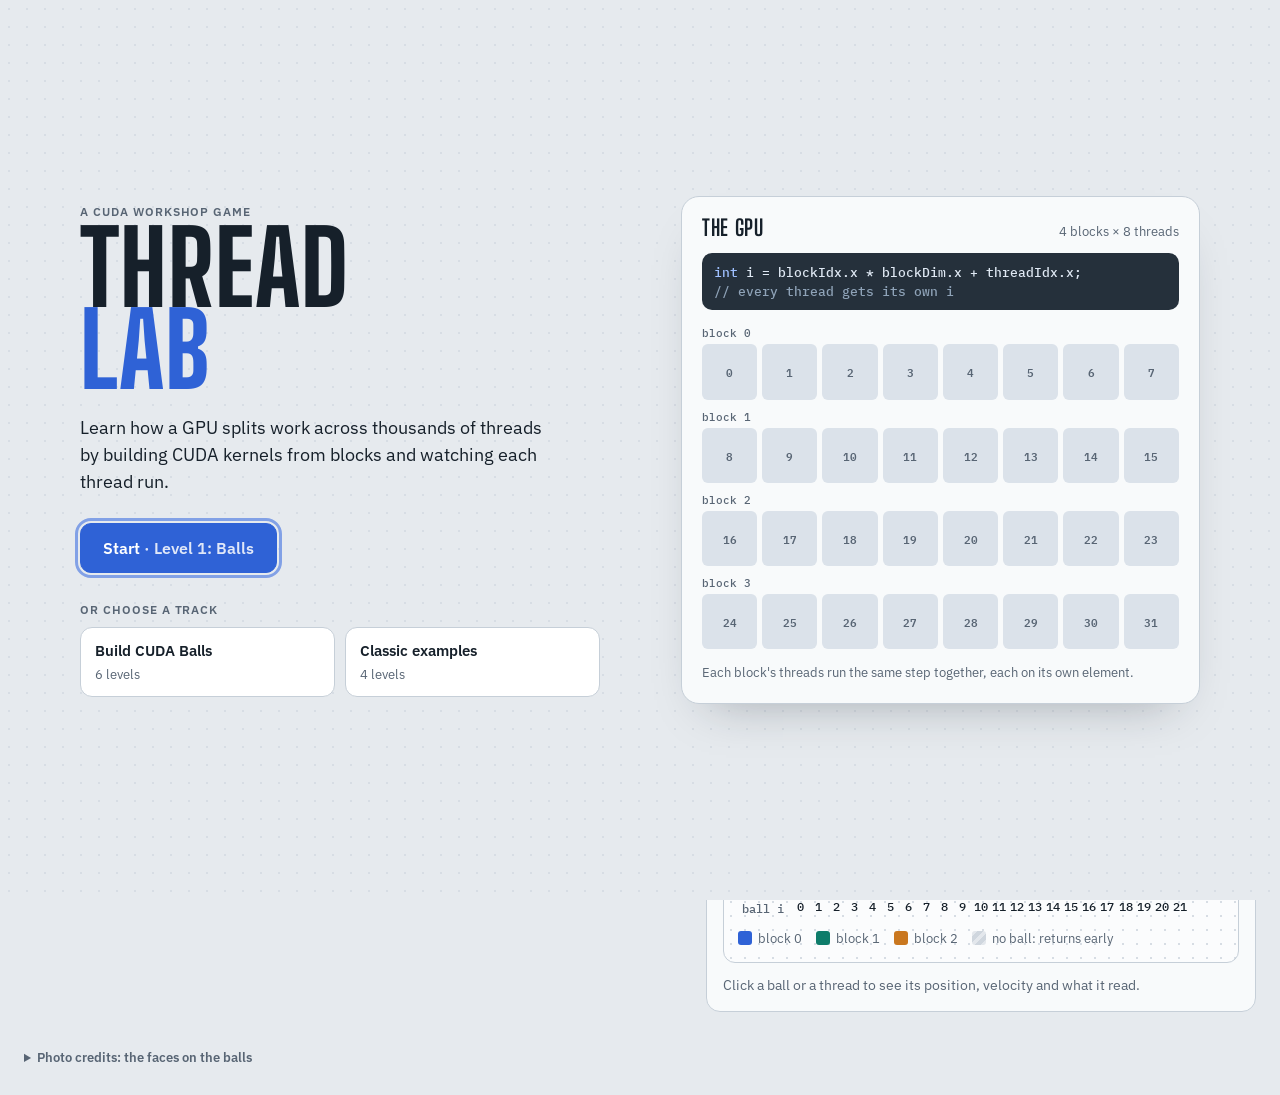
<file: thread-lab/index.html>
<!DOCTYPE html>
<html lang="en">
<head>
<meta charset="utf-8">
<meta name="viewport" content="width=device-width, initial-scale=1">
<title>Thread Lab</title>
<link rel="preconnect" href="https://fonts.googleapis.com">
<link rel="preconnect" href="https://fonts.gstatic.com" crossorigin>
<link href="https://fonts.googleapis.com/css2?family=Big+Shoulders+Display:wght@700;800&family=IBM+Plex+Mono:wght@400;500;600&family=IBM+Plex+Sans:wght@400;500;600&display=swap" rel="stylesheet">
<script src="src/theme-init.js"></script>
<link rel="stylesheet" href="src/style.css">
</head>
<body>
<div class="splash" id="splash" role="dialog" aria-modal="true" aria-labelledby="splash-title" hidden></div>
<header class="topbar">
  <div class="brand">
    <button type="button" class="wordmark" id="btn-home" title="Open the start screen">Thread <span>Lab</span></button>
  </div>
  <nav class="levels" id="levels" aria-label="Tracks and levels"></nav>
  <div class="header-tools">
  <button class="btn theme-toggle" type="button" id="btn-theme" aria-pressed="false" title="Switch between light and dark colors">
    <svg class="moon" viewBox="0 0 20 20" width="16" height="16" aria-hidden="true"><path d="M15.5 12.6A6.5 6.5 0 0 1 7.4 4.5a6.5 6.5 0 1 0 8.1 8.1z" fill="currentColor"/></svg>
    <svg class="sun" viewBox="0 0 20 20" width="16" height="16" aria-hidden="true"><circle cx="10" cy="10" r="3.6" fill="currentColor"/><path d="M10 1.8v2.2M10 16v2.2M1.8 10H4M16 10h2.2M4.2 4.2l1.6 1.6M14.2 14.2l1.6 1.6M4.2 15.8l1.6-1.6M14.2 5.8l1.6-1.6" stroke="currentColor" stroke-width="1.7" stroke-linecap="round"/></svg>
    <span class="label">Dark mode</span>
  </button>
  <button class="btn sound-toggle" type="button" id="btn-sound" aria-pressed="true" title="Play a sound when a level is solved">
    <svg viewBox="0 0 20 20" width="16" height="16" aria-hidden="true"><path d="M3 7.5h3l4.5-3.5v12L6 12.5H3z" fill="currentColor"/><path class="spk-on" d="M13.2 7.3a3.8 3.8 0 0 1 0 5.4M15.6 4.9a7.2 7.2 0 0 1 0 10.2" fill="none" stroke="currentColor" stroke-width="1.7" stroke-linecap="round"/><path class="spk-off" d="M13.5 7.5l4.5 5M18 7.5l-4.5 5" fill="none" stroke="currentColor" stroke-width="1.7" stroke-linecap="round"/></svg>
    <span class="label">Sound on</span>
  </button>
  </div>
</header>
<main class="lab">
  <section class="panel mission" id="mission"></section>
  <section class="panel palette" id="palette" aria-label="Blocks"></section>
  <section class="panel kernel" id="kernel" aria-label="Your kernel"></section>
  <section class="panel stage" id="stage" aria-label="The GPU">
    <div class="stage-head">
      <h2>The GPU</h2>
      <div class="controls">
        <div class="controls-main">
          <button class="btn primary" type="button" id="btn-run">Run on GPU</button>
          <button class="btn" type="button" id="btn-step">Step</button>
          <button class="btn" type="button" id="btn-cpu" hidden>Compare with CPU</button>
        </div>
        <div class="controls-side">
          <button class="btn quiet" type="button" id="btn-reset" hidden>Reset simulation</button>
          <label class="speed-control" for="speed">Speed
            <select id="speed"><option value="slow">Slow</option><option value="normal" selected>Normal</option><option value="fast">Fast</option></select>
          </label>
        </div>
      </div>
    </div>
    <div class="launch" id="launch"></div>
    <div class="ticker" id="ticker" aria-live="polite"></div>
    <div class="viz" id="viz"></div>
    <div class="verdict" id="verdict" role="status"></div>
    <div class="inspector" id="inspector"></div>
  </section>
</main>
<footer class="credits" id="credits"></footer>
<script src="src/level-text.js"></script>
<script src="src/engine.js"></script>
<script src="src/physics.js"></script>
<script src="src/data/professor.js"></script>
<script src="src/data/faces.js"></script>
<script src="src/data/celebrate.js"></script>
<script src="src/ui.js"></script>
</body>
</html>
</file>
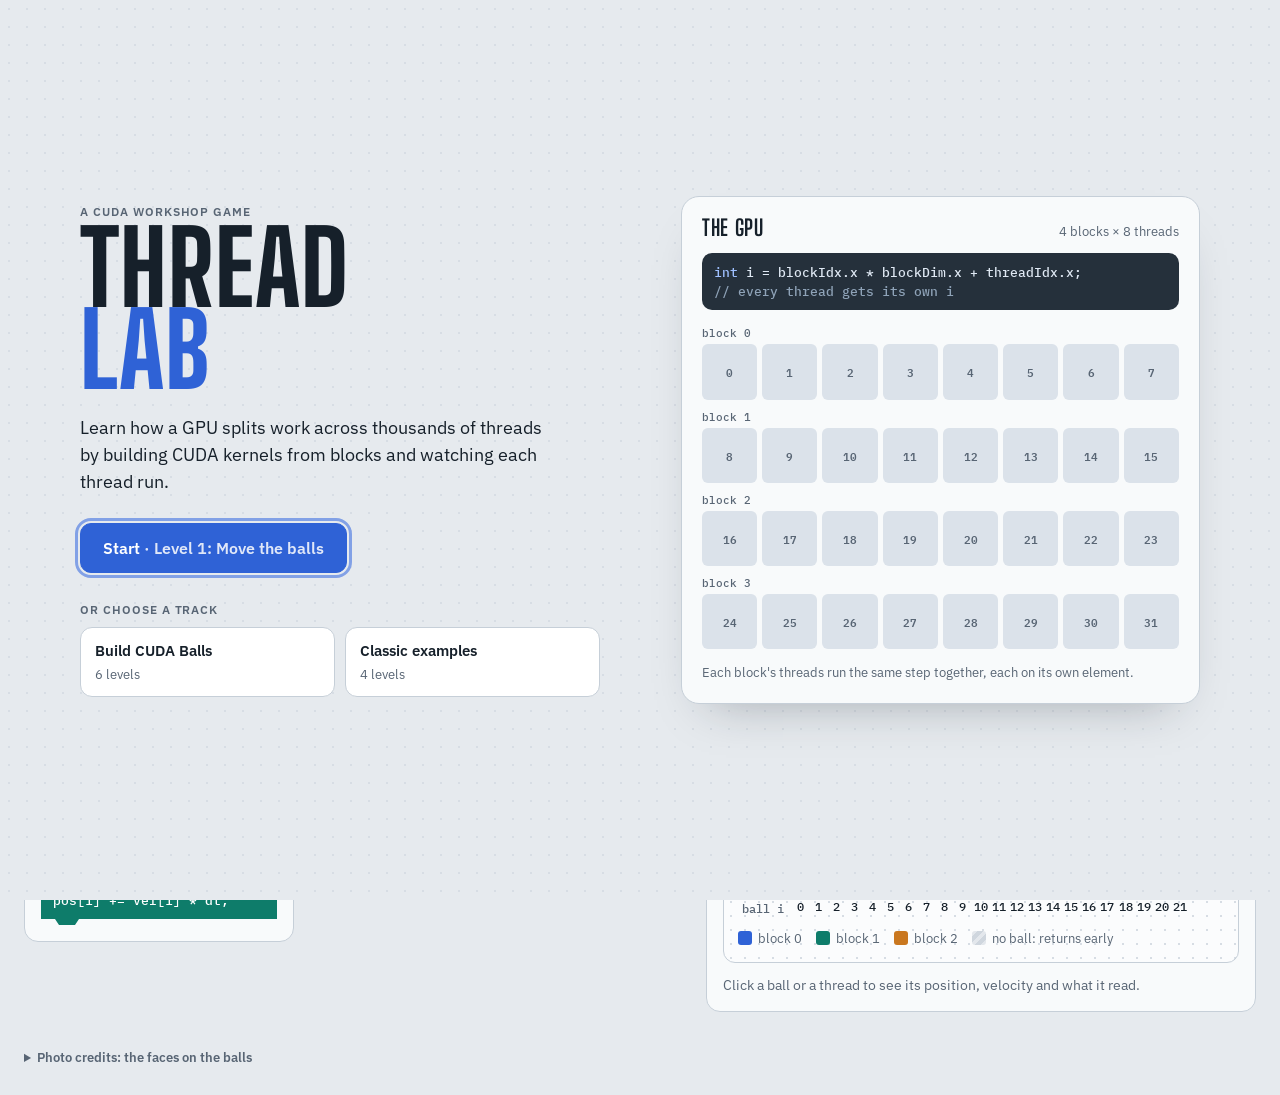
<file: thread-lab/thread-lab/index.html>
<!DOCTYPE html>
<html lang="en">
<head>
<meta charset="utf-8">
<meta name="viewport" content="width=device-width, initial-scale=1">
<title>Thread Lab</title>
<link rel="preconnect" href="https://fonts.googleapis.com">
<link rel="preconnect" href="https://fonts.gstatic.com" crossorigin>
<link href="https://fonts.googleapis.com/css2?family=Big+Shoulders+Display:wght@700;800&family=IBM+Plex+Mono:wght@400;500;600&family=IBM+Plex+Sans:wght@400;500;600&display=swap" rel="stylesheet">
<script src="src/theme-init.js"></script>
<link rel="stylesheet" href="src/style.css">
</head>
<body>
<div class="splash" id="splash" role="dialog" aria-modal="true" aria-labelledby="splash-title" hidden></div>
<header class="topbar">
  <div class="brand">
    <button type="button" class="wordmark" id="btn-home" title="Open the start screen">Thread <span>Lab</span></button>
  </div>
  <nav class="levels" id="levels" aria-label="Tracks and levels"></nav>
  <div class="header-tools">
  <button class="btn theme-toggle" type="button" id="btn-theme" aria-pressed="false" title="Switch between light and dark colors">
    <svg class="moon" viewBox="0 0 20 20" width="16" height="16" aria-hidden="true"><path d="M15.5 12.6A6.5 6.5 0 0 1 7.4 4.5a6.5 6.5 0 1 0 8.1 8.1z" fill="currentColor"/></svg>
    <svg class="sun" viewBox="0 0 20 20" width="16" height="16" aria-hidden="true"><circle cx="10" cy="10" r="3.6" fill="currentColor"/><path d="M10 1.8v2.2M10 16v2.2M1.8 10H4M16 10h2.2M4.2 4.2l1.6 1.6M14.2 14.2l1.6 1.6M4.2 15.8l1.6-1.6M14.2 5.8l1.6-1.6" stroke="currentColor" stroke-width="1.7" stroke-linecap="round"/></svg>
    <span class="label">Dark mode</span>
  </button>
  <button class="btn sound-toggle" type="button" id="btn-sound" aria-pressed="true" title="Play a sound when a level is solved">
    <svg viewBox="0 0 20 20" width="16" height="16" aria-hidden="true"><path d="M3 7.5h3l4.5-3.5v12L6 12.5H3z" fill="currentColor"/><path class="spk-on" d="M13.2 7.3a3.8 3.8 0 0 1 0 5.4M15.6 4.9a7.2 7.2 0 0 1 0 10.2" fill="none" stroke="currentColor" stroke-width="1.7" stroke-linecap="round"/><path class="spk-off" d="M13.5 7.5l4.5 5M18 7.5l-4.5 5" fill="none" stroke="currentColor" stroke-width="1.7" stroke-linecap="round"/></svg>
    <span class="label">Sound on</span>
  </button>
  </div>
</header>
<main class="lab">
  <section class="panel mission" id="mission"></section>
  <section class="panel palette" id="palette" aria-label="Blocks"></section>
  <section class="panel kernel" id="kernel" aria-label="Your kernel"></section>
  <section class="panel stage" id="stage" aria-label="The GPU">
    <div class="stage-head">
      <h2>The GPU</h2>
      <div class="controls">
        <div class="controls-main">
          <button class="btn primary" type="button" id="btn-run">Run on GPU</button>
          <button class="btn" type="button" id="btn-step">Step</button>
          <button class="btn" type="button" id="btn-cpu" hidden>Compare with CPU</button>
        </div>
        <div class="controls-side">
          <button class="btn quiet" type="button" id="btn-reset" hidden>Reset simulation</button>
          <label class="speed-control" for="speed">Speed
            <select id="speed"><option value="slow">Slow</option><option value="normal" selected>Normal</option><option value="fast">Fast</option></select>
          </label>
        </div>
      </div>
    </div>
    <div class="launch" id="launch"></div>
    <div class="ticker" id="ticker" aria-live="polite"></div>
    <div class="viz" id="viz"></div>
    <div class="verdict" id="verdict" role="status"></div>
    <div class="inspector" id="inspector"></div>
  </section>
</main>
<footer class="credits" id="credits"></footer>
<script src="src/engine.js"></script>
<script src="src/physics.js"></script>
<script src="src/data/professor.js"></script>
<script src="src/data/faces.js"></script>
<script src="src/data/celebrate.js"></script>
<script src="src/ui.js"></script>
</body>
</html>
</file>
<file: thread-lab/src/style.css>
:root {
  /* Layout: a three-column lab bench. Palette of blocks, the kernel stack you build, the GPU stage that runs it. */
  --bench: #e6eaee;
  --panel: #f8fafb;
  --ink: #16202a;
  --muted: #586574;
  --line: #c6cfd8;
  --accent: #2f62d6;
  --c-index: #2f62d6;
  --c-control: #f2a93b;
  --c-memory: #0e7c6a;
  --c-sync: #b3307d;
  --c-physics: #6a46c4;
  --c-host: #a1452b;
  --c-hat: #25303b;
  --good: #1c8048;
  --bad: #c73434;
  --font-display: "Big Shoulders Display", "Arial Narrow", "Roboto Condensed", sans-serif;
  --font-body: "IBM Plex Sans", "Segoe UI", system-ui, sans-serif;
  --font-code: "IBM Plex Mono", ui-monospace, "SFMono-Regular", Menlo, monospace;
  /* Surfaces and visualization tones that flip with the theme. */
  --surface: #ffffff;
  --chip: #dbe2ea;
  --stripe-a: #e3e7ec;
  --stripe-b: #cfd6de;
  --viz-bg: #fbfcfd;
  --dots: #d7dde4;
  --faint: #9aa5b1;
  --cpu-tint: #f3ecdd;
  --cpu-line: #c8b48a;
  --cpu-ink: #6d4c12;
  --cpu-ring: #9a6b1d;
  --canvas-bg: #e4e9ee;
  --canvas-box: #ffffff;
  --canvas-grid: #e9edf1;
  --canvas-wall: #25303b;
  --canvas-tool: #4b5563;
  --pie-room: #fbf8f2;
  --pie-floor: #e9dfcf;
  color-scheme: light;
}
:root[data-theme="dark"] {
  --bench: #0f141a;
  --panel: #161d25;
  --surface: #1e2731;
  --ink: #e4eaf0;
  --muted: #98a6b5;
  --line: #313d4a;
  --accent: #4a7bea;
  --c-hat: #0a0f14;
  --good: #3bb26c;
  --bad: #ee6060;
  --chip: #2a3441;
  --stripe-a: #252f3a;
  --stripe-b: #34404d;
  --viz-bg: #121920;
  --dots: #27313c;
  --faint: #5f6d7c;
  --cpu-tint: #2d2618;
  --cpu-line: #6e5c36;
  --cpu-ink: #e6cd96;
  --cpu-ring: #d9a441;
  --canvas-bg: #0d1217;
  --canvas-box: #182029;
  --canvas-grid: #222c37;
  --canvas-wall: #a9b5c2;
  --canvas-tool: #9aa6b4;
  --pie-room: #1c1a17;
  --pie-floor: #2d2820;
  color-scheme: dark;
}

* { box-sizing: border-box; }
html, body { margin: 0; height: 100%; }
body {
  background: var(--bench);
  color: var(--ink);
  font: 15px/1.5 var(--font-body);
  -webkit-font-smoothing: antialiased;
}
button, select { font: inherit; color: inherit; }
code, .mono { font-family: var(--font-code); }
:focus-visible { outline: 3px solid color-mix(in srgb, var(--accent) 60%, var(--surface)); outline-offset: 2px; }

/* ---------------------------------------------------------------- header */
.topbar {
  position: relative;
  display: flex; flex-wrap: nowrap; align-items: flex-start; justify-content: flex-start;
  gap: 12px 32px; padding: 18px 24px 14px;
  border-bottom: 1px solid var(--line);
  background: var(--panel);
}
.brand { display: flex; align-items: baseline; gap: 16px; flex-wrap: wrap; flex: none; }
.wordmark {
  font-family: var(--font-display); font-weight: 800; font-size: 44px; line-height: .9;
  letter-spacing: .02em; text-transform: uppercase; margin: 0;
}
.wordmark span { color: var(--accent); }
button.wordmark { background: none; border: 0; padding: 0; color: inherit; cursor: pointer; border-radius: 4px; }
button.wordmark:hover span { color: color-mix(in srgb, var(--accent) 80%, black); }
/* Wide screens: stack the logo so it spans the track switcher and the level row beside it. */
@media (min-width: 1421px) {
  .wordmark { font-size: 58px; line-height: .8; text-align: left; letter-spacing: .015em; }
  .wordmark span { display: block; }
}
.levels { display: grid; gap: 8px; justify-items: start; flex: 1 1 0; min-width: 0; }
.tracks { display: flex; flex-wrap: wrap; gap: 0; border: 1px solid var(--line); border-radius: 10px; overflow: hidden; background: var(--surface); }
.track {
  border: 0; background: none; padding: 5px 14px; cursor: pointer; font-weight: 600; font-size: 13px;
  display: flex; gap: 8px; align-items: baseline;
}
.track + .track { border-left: 1px solid var(--line); }
.track span { font-weight: 400; font-size: 12px; color: var(--muted); }
.track[aria-pressed="true"] { background: var(--ink); color: var(--panel); }
.track[aria-pressed="true"] span { color: color-mix(in srgb, var(--panel) 75%, var(--ink)); }
/* Keep every track's level tabs on one row beside the logo; tabs shrink (and their text wraps) before the row breaks. */
.tabs { display: flex; gap: 8px; flex-wrap: nowrap; max-width: 100%; }
.tabs .level-tab { flex: 0 1 auto; }
.tabs .level-tab .name { white-space: nowrap; }
@media (max-width: 1420px) {
  .topbar { flex-wrap: wrap; }
  .levels { flex-basis: 100%; }
  .tabs { flex-wrap: wrap; }
}
.level-tab {
  display: grid; grid-template-columns: auto auto; align-items: center; column-gap: 8px;
  padding: 6px 12px 6px 8px; border: 1px solid var(--line); border-radius: 10px;
  background: var(--surface); cursor: pointer; text-align: left;
}
.level-tab .num {
  grid-row: span 2; font-family: var(--font-display); font-weight: 800; font-size: 28px; line-height: 1;
  color: var(--muted); min-width: 1.4ch; text-align: center;
}
.level-tab .name { font-weight: 600; font-size: 13px; line-height: 1.2; }
.level-tab .state { font-size: 12px; color: var(--muted); line-height: 1.2; }
.level-tab[aria-selected="true"] { border-color: var(--ink); box-shadow: inset 0 -3px 0 var(--accent); }
.level-tab[aria-selected="true"] .num { color: var(--accent); }
.level-tab.done .state { color: var(--good); font-weight: 600; }
.level-tab.locked { background: var(--bench); border-color: color-mix(in srgb, var(--line) 70%, transparent); cursor: not-allowed; }
.level-tab.locked .num, .level-tab.locked .name, .level-tab.locked .state { color: var(--faint); }

/* ---------------------------------------------------------------- layout */
.lab {
  display: grid; gap: 16px; padding: 16px 24px 32px;
  grid-template-columns: minmax(230px, 270px) minmax(300px, 380px) minmax(0, 1fr);
  grid-template-areas: "mission mission stage" "palette kernel stage";
  grid-template-rows: auto 1fr; /* a tall stage stretches the second row, not the first */
  align-items: start;
}
.panel { background: var(--panel); border: 1px solid var(--line); border-radius: 14px; padding: 16px; min-width: 0; }
.panel h2 {
  font-family: var(--font-display); font-weight: 700; font-size: 22px; letter-spacing: .03em;
  text-transform: uppercase; margin: 0 0 10px; line-height: 1;
}
.mission { grid-area: mission; }
.palette { grid-area: palette; }
.kernel { grid-area: kernel; }
.stage { grid-area: stage; position: sticky; top: 12px; }
@media (max-width: 1180px) {
  .lab { grid-template-columns: minmax(220px, 280px) minmax(0, 1fr); grid-template-areas: "mission mission" "palette kernel" "stage stage"; grid-template-rows: none; }
  .stage { position: static; }
}
@media (max-width: 700px) {
  .lab { grid-template-columns: minmax(0, 1fr); grid-template-areas: "mission" "palette" "kernel" "stage"; padding: 12px 16px 24px; }
  .topbar { padding: 14px 16px; }
  .wordmark { font-size: 36px; }
}

/* ---------------------------------------------------------------- mission */
.eyebrow { font-size: 12px; font-weight: 600; letter-spacing: .08em; text-transform: uppercase; color: var(--muted); margin: 0 0 4px; }
.mission h1 {
  font-family: var(--font-display); font-weight: 800; font-size: 34px; line-height: 1; margin: 0 0 8px;
  text-wrap: balance;
}
.mission p { margin: 0 0 8px; max-width: 72ch; }
.mission .note { color: var(--muted); font-size: 14px; }
.mission details { margin-top: 6px; font-size: 14px; }
.mission summary { cursor: pointer; font-weight: 600; color: var(--accent); }
.mission details p, .mission details ul { margin: 6px 0 0; max-width: 72ch; }
.mission details ul { padding-left: 20px; }

/* Metaphor hint button & box inside the Hint details */
.metaphor-section {
  margin-top: 10px;
  padding-top: 8px;
  border-top: 1px dashed var(--line);
}
.btn-metaphor {
  appearance: none;
  -webkit-appearance: none;
  font-family: var(--font-body);
  font-size: 13px;
  font-weight: 600;
  padding: 4px 12px;
  border-radius: 999px;
  background: var(--surface);
  border: 1px solid var(--line);
  color: var(--accent);
  cursor: pointer;
  display: inline-flex;
  align-items: center;
  gap: 6px;
  transition: background .15s ease, border-color .15s ease, color .15s ease;
}
.btn-metaphor:hover {
  background: var(--chip, #dbe2ea);
  border-color: var(--accent);
}
.metaphor-box {
  margin-top: 8px;
  padding: 10px 14px;
  border-radius: 8px;
  background: color-mix(in srgb, var(--accent) 8%, var(--panel));
  border-left: 3px solid var(--accent);
  font-size: 13.5px;
  line-height: 1.5;
  color: var(--ink);
  animation: metaphorFadeIn .2s ease-in-out;
}
.metaphor-label {
  display: block;
  font-size: 11px;
  font-weight: 700;
  text-transform: uppercase;
  letter-spacing: .06em;
  color: var(--accent);
  margin-bottom: 4px;
}
.metaphor-box p {
  margin: 0;
}
@keyframes metaphorFadeIn {
  from { opacity: 0; transform: translateY(-2px); }
  to { opacity: 1; transform: translateY(0); }
}

/* ---------------------------------------------------------------- blocks */
.block {
  --c: var(--c-index); --fg: white;
  position: relative; display: flex; flex-wrap: wrap; align-items: center; gap: 4px 2px;
  min-height: 44px; padding: 11px 12px 15px; background: var(--c); color: var(--fg);
  font: 500 13px/1.35 var(--font-code);
  clip-path: polygon(0 6px, 14px 6px, 18px 0, 34px 0, 38px 6px, 100% 6px, 100% calc(100% - 6px), 38px calc(100% - 6px), 34px 100%, 18px 100%, 14px calc(100% - 6px), 0 calc(100% - 6px));
  user-select: none; -webkit-user-select: none; touch-action: none; cursor: grab;
}
.block.cat-control { --c: var(--c-control); --fg: #16202a; }
.block.cat-memory { --c: var(--c-memory); }
.block.cat-sync { --c: var(--c-sync); }
.block.cat-physics { --c: var(--c-physics); }
.block.cat-host { --c: var(--c-host); }
.block .txt { white-space: pre-wrap; }
.slot {
  appearance: none; -webkit-appearance: none; border: 0; border-radius: 999px;
  background: rgba(255, 255, 255, .93) url("data:image/svg+xml,%3Csvg xmlns='http://www.w3.org/2000/svg' width='10' height='6'%3E%3Cpath d='M0 0l5 6 5-6z' fill='%2316202a'/%3E%3C/svg%3E") no-repeat right 7px center;
  color: #16202a; padding: 1px 22px 1px 9px; font: 500 12.5px/1.6 var(--font-code); cursor: pointer;
}
span.slot { display: inline-block; cursor: grab; }
.slot.mirror { background: rgba(255, 255, 255, .93); padding: 1px 9px; border-radius: 999px; color: #16202a; }
.palette-group { margin: 12px 0 4px; font-size: 12px; font-weight: 600; letter-spacing: .06em; text-transform: uppercase; color: var(--muted); display: flex; align-items: center; gap: 6px; }
.palette-group::before { content: ""; width: 10px; height: 10px; border-radius: 3px; background: var(--dot); }
.palette-list { display: grid; gap: 8px; }
.palette-list .block:hover { filter: brightness(1.06); }
.palette .help { font-size: 13px; color: var(--muted); margin: 0; }
.palette.trash-target { outline: 3px dashed var(--bad); outline-offset: -6px; }
.palette.trash-target::after { content: "Drop here to remove"; display: block; text-align: center; color: var(--bad); font-weight: 600; margin-top: 10px; }

.kernel-stack { position: relative; }
.hat {
  position: relative; background: var(--c-hat); color: white; border-radius: 14px 14px 0 0;
  padding: 12px 12px 14px; font: 500 12.5px/1.45 var(--font-code); white-space: pre-wrap; overflow-wrap: anywhere;
}
.hat::after { content: ""; position: absolute; left: 18px; bottom: -6px; width: 16px; height: 6px; background: var(--c-hat); }
.hat .kw { color: #9fc0ff; }
.hat .cm { color: #8fa3b8; }
#kernel-list { list-style: none; margin: 0; padding: 0; min-height: 52px; }
#kernel-list > li { margin-top: -6px; position: relative; }
#kernel-list > li:first-child { margin-top: 0; }
#kernel-list .block { padding-right: 84px; }
.block-tools { position: absolute; right: 6px; top: 50%; transform: translateY(-58%); display: flex; gap: 2px; }
.block-tools button {
  width: 24px; height: 24px; border: 0; border-radius: 6px; cursor: pointer; padding: 0;
  background: rgba(255, 255, 255, .2); color: inherit; font-size: 13px; line-height: 24px;
}
.cat-control .block-tools button { background: rgba(0, 0, 0, .1); }
.block-tools button:hover { background: rgba(255, 255, 255, .38); }
.step-no { position: absolute; left: -26px; top: 50%; transform: translateY(-60%); font: 600 11px var(--font-code); color: var(--muted); width: 20px; text-align: right; }
#kernel-list > li.current .block { box-shadow: inset 0 0 0 3px rgba(255, 255, 255, .85); }
#kernel-list > li.current .step-no { color: var(--accent); }
.empty-drop {
  margin-top: 4px; border: 2px dashed var(--line); border-radius: 10px; padding: 14px; text-align: center;
  color: var(--muted); font-size: 14px;
}
.cap {
  margin-top: -6px; background: var(--c-hat); color: white; padding: 12px 12px 8px; border-radius: 0 0 14px 14px;
  font: 500 13px var(--font-code);
  clip-path: polygon(0 6px, 14px 6px, 18px 0, 34px 0, 38px 6px, 100% 6px, 100% 100%, 0 100%);
}
.kernel .stack-wrap { padding-left: 26px; }
.kernel-actions { display: flex; gap: 8px; margin-top: 12px; flex-wrap: wrap; }
.drop-marker { height: 4px; border-radius: 2px; background: var(--accent); margin: 4px 0; box-shadow: 0 0 0 3px color-mix(in srgb, var(--accent) 25%, transparent); }
.drag-ghost { position: fixed; z-index: 50; pointer-events: none; opacity: .92; transform: rotate(-1.2deg); box-shadow: 0 10px 24px rgba(0, 0, 0, .18); }
li.drag-source .block { opacity: .35; }
body.dragging, body.dragging * { cursor: grabbing !important; }
.locked .block { cursor: default; }
.locked .block-tools, .locked .kernel-actions button { pointer-events: none; opacity: .4; }

/* ---------------------------------------------------------------- buttons */
.btn {
  border: 1px solid var(--line); background: var(--surface); border-radius: 9px; padding: 7px 14px; cursor: pointer; font-weight: 600; font-size: 14px;
}
.btn:hover { border-color: var(--ink); }
.btn.primary { background: var(--accent); border-color: var(--accent); color: white; }
.btn.primary:hover { background: color-mix(in srgb, var(--accent) 85%, black); }
.btn:disabled { opacity: .45; cursor: not-allowed; }

/* ---------------------------------------------------------------- stage */
.stage-head { display: flex; flex-wrap: wrap; gap: 10px 16px; align-items: center; justify-content: space-between; margin-bottom: 10px; }
.stage-head h2 { margin: 0; }
.stage-head .controls { flex: 1 1 auto; }
.controls { display: flex; flex-wrap: wrap; gap: 8px 16px; align-items: center; justify-content: space-between; }
.controls-main, .controls-side { display: flex; flex-wrap: wrap; gap: 8px; align-items: center; }
.controls-side { position: relative; margin-left: auto; }
.btn.quiet { background: transparent; border-color: transparent; color: var(--muted); }
.btn.quiet:hover { background: var(--surface); border-color: var(--line); color: var(--ink); }
.speed-control { display: flex; align-items: center; gap: 6px; font-size: 13px; color: var(--muted); }
.speed-control select { border: 1px solid var(--line); border-radius: 8px; padding: 6px 8px; background: var(--surface); color: var(--ink); font-size: 13.5px; }
/* Sound toggle pinned to the header's top-right corner. */
.header-tools { position: absolute; top: 18px; right: 24px; display: flex; gap: 8px; }
.sound-toggle, .theme-toggle {
  display: inline-flex; align-items: center; gap: 8px; padding: 6px 12px; font-size: 13px;
}
.sound-toggle svg { flex: none; }
.sound-toggle[aria-pressed="true"] .spk-off, .sound-toggle[aria-pressed="false"] .spk-on { display: none; }
.sound-toggle[aria-pressed="false"] { color: var(--muted); }
.theme-toggle svg { flex: none; }
:root[data-theme="dark"] .theme-toggle .moon, :root:not([data-theme="dark"]) .theme-toggle .sun { display: none; }
@media (max-width: 700px) { .header-tools { top: 14px; right: 16px; } }
/* Small phones: icon only; the label stays available to screen readers. */
@media (max-width: 480px) {
  .sound-toggle, .theme-toggle { padding: 7px 9px; }
  .sound-toggle .label, .theme-toggle .label { position: absolute; width: 1px; height: 1px; overflow: hidden; clip: rect(0 0 0 0); white-space: nowrap; }
}
.launch {
  background: var(--c-hat); color: #dfe8f3; border-radius: 10px; padding: 9px 12px; font: 500 12.5px/1.45 var(--font-code);
  overflow-x: auto; white-space: pre; margin-bottom: 10px;
}
.launch .cm { color: #8fa3b8; }
.ticker {
  display: flex; flex-wrap: wrap; gap: 6px 14px; align-items: baseline; justify-content: space-between;
  border: 1px solid var(--line); border-radius: 10px; background: var(--surface); padding: 8px 12px; margin-bottom: 12px; min-height: 42px;
}
.ticker .now { font: 500 13px/1.4 var(--font-code); }
.ticker .now b { font-family: var(--font-body); }
.counters { display: flex; gap: 6px; flex-wrap: wrap; }
.counter { font-size: 12.5px; padding: 2px 9px; border-radius: 999px; background: var(--bench); white-space: nowrap; font-variant-numeric: tabular-nums; }
.counter b { font-weight: 600; }
.counter.gpu { background: color-mix(in srgb, var(--accent) 14%, var(--surface)); }
.counter.cpu { background: var(--cpu-tint); }

.viz {
  border: 1px solid var(--line); border-radius: 12px; padding: 14px; overflow-x: auto;
  background-color: var(--viz-bg);
  background-image: radial-gradient(circle, var(--dots) 1px, transparent 1.2px);
  background-size: 14px 14px;
}
.viz-title { font-size: 12px; font-weight: 600; letter-spacing: .06em; text-transform: uppercase; color: var(--muted); margin: 0 0 6px; }
.lane { display: grid; gap: 2px; grid-template-columns: 52px repeat(var(--cols), minmax(15px, 1fr)); align-items: center; min-width: calc(52px + var(--cols) * 17px); }
.lane + .lane { margin-top: 3px; }
.lane .rowlbl { font: 500 11.5px var(--font-code); color: var(--muted); text-align: right; padding-right: 6px; white-space: nowrap; }
.blockbox {
  border: 1.5px solid var(--line); border-radius: 7px; padding: 2px 6px; font: 500 11px var(--font-code); color: var(--muted);
  background: var(--surface); text-align: center; white-space: nowrap; overflow: hidden; text-overflow: ellipsis;
}
.chip {
  aspect-ratio: 1; min-height: 18px; min-width: 0; border: 0; border-radius: 5px; padding: 0; cursor: pointer;
  background: var(--chip); color: var(--muted); font: 600 11px var(--font-code); display: grid; place-items: center;
  transition: background-color .25s, box-shadow .25s, color .25s;
}
.chip.active { background: var(--accent); color: white; box-shadow: 0 0 0 3px color-mix(in srgb, var(--accent) 28%, transparent); }
.chip.waiting { background: color-mix(in srgb, var(--c-sync) 22%, var(--surface)); color: var(--c-sync); }
.chip.returned { background: repeating-linear-gradient(135deg, var(--stripe-a) 0 4px, var(--stripe-b) 4px 8px); color: var(--muted); }
.chip.fault { background: var(--bad); color: white; }
.chip.lost { box-shadow: inset 0 0 0 2px var(--bad); }
.chip.kept { box-shadow: inset 0 0 0 2px var(--good); }
.chip.selected { outline: 2px solid var(--ink); outline-offset: 1px; }
.ival { font: 500 11.5px var(--font-code); text-align: center; color: var(--ink); font-variant-numeric: tabular-nums; min-height: 18px; }
.ival.bad { color: var(--bad); font-weight: 600; }
.idx { font: 500 10.5px var(--font-code); text-align: center; color: var(--muted); }
.idx.ghost { color: var(--bad); opacity: .7; }
.cell {
  min-height: 24px; border: 1px solid var(--line); border-radius: 4px; background: var(--surface); display: grid; place-items: center;
  font: 500 12px var(--font-code); font-variant-numeric: tabular-nums; transition: background-color .3s, box-shadow .3s;
}
.cell.ghost { background: transparent; border-style: dashed; color: transparent; }
.cell.read { box-shadow: inset 0 0 0 2px var(--accent); }
.cell.write { background: color-mix(in srgb, var(--c-memory) 22%, var(--surface)); border-color: var(--c-memory); }
.cell.stale { box-shadow: inset 0 0 0 2px var(--bad); background: color-mix(in srgb, var(--bad) 10%, var(--surface)); }
.cell.pending { border: 1.5px dashed var(--c-sync); }
.cell.fault { background: color-mix(in srgb, var(--bad) 18%, var(--surface)); border: 1.5px dashed var(--bad); color: var(--bad); }
.cell.cpu { box-shadow: inset 0 0 0 2px var(--cpu-ring); }
.cell.empty { color: var(--faint); }
.cell.mine { box-shadow: inset 0 0 0 2px var(--ink); }
.registers { display: flex; flex-wrap: wrap; gap: 12px; margin-top: 14px; align-items: stretch; }
.register { border: 1px solid var(--line); background: var(--surface); border-radius: 10px; padding: 8px 14px; min-width: 150px; }
.register .lbl { font: 500 12px var(--font-code); color: var(--muted); }
.register .big { font-family: var(--font-display); font-weight: 800; font-size: 40px; line-height: 1; font-variant-numeric: tabular-nums; }
.register.good .big { color: var(--good); }
.register.bad .big { color: var(--bad); }
.register .sub { font-size: 12.5px; color: var(--muted); }
.legend { display: flex; flex-wrap: wrap; gap: 6px 14px; margin-top: 12px; font-size: 12.5px; color: var(--muted); }
.legend span { display: inline-flex; align-items: center; gap: 6px; }
.legend i { width: 14px; height: 14px; border-radius: 3px; display: inline-block; }
.cpu-core {
  display: inline-flex; gap: 8px; align-items: center; border: 1px solid var(--cpu-line); background: var(--cpu-tint); color: var(--cpu-ink);
  border-radius: 999px; padding: 3px 12px; font-size: 13px; font-weight: 600; margin-bottom: 10px;
}
.cpu-core code { font-weight: 500; }

/* image level */
.images { display: flex; flex-wrap: wrap; gap: 18px 24px; align-items: flex-start; }
.pixgrid { display: grid; grid-template-columns: repeat(var(--w), var(--px)); gap: 0; border: 1px solid var(--line); background: var(--surface); width: max-content; }
.pix { appearance: none; -webkit-appearance: none; display: block; margin: 0; font-size: 0; background: none; width: var(--px); height: var(--px); border-right: 1px solid rgba(255, 255, 255, .5); border-bottom: 1px solid rgba(255, 255, 255, .5); cursor: pointer; padding: 0; border-top: 0; border-left: 0; }
.pix.bx { border-right: 2px solid var(--ink); }
.pix.by { border-bottom: 2px solid var(--ink); }
.pix.ghost { background: repeating-linear-gradient(135deg, var(--stripe-a) 0 3px, var(--stripe-b) 3px 6px); }
.pix.unset { background: var(--chip); }
.pix.active { box-shadow: inset 0 0 0 2px var(--accent); }
.pix.returned { background: repeating-linear-gradient(135deg, var(--stripe-a) 0 3px, var(--stripe-b) 3px 6px); }
.pix.fault { background: var(--bad) !important; }
.pix.write { box-shadow: inset 0 0 0 2px var(--c-memory); }
.pix.cpu { box-shadow: inset 0 0 0 2px var(--cpu-ring); }
.pix.selected { outline: 2px solid var(--accent); outline-offset: -1px; position: relative; z-index: 1; }
.imgcap { font-size: 12.5px; color: var(--muted); margin-top: 6px; max-width: 34ch; }

/* ---------------------------------------------------------------- verdict + inspector */
.verdict { margin-top: 12px; border-radius: 12px; padding: 12px 14px; border: 1px solid var(--line); background: var(--surface); display: none; }
.verdict.show { display: block; }
.verdict.ok { border-color: var(--good); background: color-mix(in srgb, var(--good) 8%, var(--surface)); }
.verdict.bad { border-color: var(--bad); background: color-mix(in srgb, var(--bad) 6%, var(--surface)); }
.verdict h3 { margin: 0 0 4px; font-size: 17px; }
.verdict.ok h3 { color: var(--good); }
.verdict.bad h3 { color: var(--bad); }
.verdict p { margin: 0; max-width: 75ch; }
.verdict .btn { margin-top: 10px; }
.inspector { margin-top: 12px; font-size: 13.5px; color: var(--muted); }
.inspector .card { border: 1px solid var(--line); background: var(--surface); border-radius: 10px; padding: 10px 12px; color: var(--ink); }
.inspector h4 { margin: 0 0 4px; font-size: 14px; }
.inspector .vars { font: 500 12.5px var(--font-code); margin: 0 0 6px; }
.inspector ol { margin: 0; padding-left: 30px; font: 12.5px/1.6 var(--font-code); max-height: 160px; overflow: auto; }


/* ---------------------------------------------------------------- physics levels */
#kernel-list > li.in-loop { margin-left: 18px; }
#kernel-list > li.in-loop::before {
  content: ""; position: absolute; left: -11px; top: -2px; bottom: -2px; width: 3px; border-radius: 2px;
  background: color-mix(in srgb, var(--c-hat) 35%, transparent);
}
.block.loop-mark {
  --c: var(--c-hat); cursor: default; padding-right: 12px !important; font-weight: 500; color: #dfe8f3;
}
.phys-canvas { display: block; width: 100%; aspect-ratio: 13 / 9.2; border-radius: 10px; border: 1px solid var(--line); cursor: pointer; background: var(--canvas-bg); }
.chip.ball { background: color-mix(in srgb, var(--bc) 85%, var(--surface)); color: white; }
.ival.hit { color: var(--good); font-weight: 600; }
.mem-grid { display: grid; grid-template-columns: minmax(0, 1.6fr) minmax(0, 1fr) minmax(0, 1fr); gap: 10px 14px; margin-top: 12px; }
@media (max-width: 560px) { .mem-grid { grid-template-columns: minmax(0, 1fr); } }
.mem-box {
  display: flex; flex-wrap: wrap; align-items: baseline; gap: 2px 8px; border: 1px solid var(--line); background: var(--surface);
  border-radius: 8px; padding: 6px 10px; margin-bottom: 6px; font: 500 12.5px/1.4 var(--font-code);
}
.mem-box.bad { border-color: var(--bad); background: color-mix(in srgb, var(--bad) 8%, var(--surface)); }
.mem-name { color: var(--muted); }
.mem-val { font-weight: 600; font-variant-numeric: tabular-nums; }
.mem-box.bad .mem-val { color: var(--bad); }
.ptr { margin-left: auto; color: var(--accent); font-weight: 600; }
.rates { display: flex; flex-wrap: wrap; gap: 6px; margin-top: 8px; }
.rate { font-size: 12.5px; padding: 3px 10px; border-radius: 999px; background: var(--bench); font-variant-numeric: tabular-nums; }
.rate.good { background: color-mix(in srgb, var(--good) 15%, var(--surface)); color: var(--good); }
.timeline { display: flex; flex-wrap: wrap; gap: 3px; }
.timeline .op {
  width: 18px; height: 22px; border-radius: 4px; background: var(--oc); color: white;
  display: grid; place-items: center; font: 600 11px var(--font-code);
}

.nowrap { white-space: nowrap; }

/* ---------------------------------------------------------------- energy chart */
.echart { background: var(--surface); border: 1px solid var(--line); border-radius: 10px; padding: 10px 12px 8px; margin: 12px 0 10px; color: var(--ink); }
.echart h4 { margin: 0; font-size: 14px; }
.echart .sub { margin: 2px 0 6px; color: var(--muted); font-size: 13px; }
.echart .keys { display: flex; flex-wrap: wrap; gap: 4px 16px; font-size: 12.5px; margin-bottom: 4px; }
.echart .keys i, .echart .tip i { display: inline-block; width: 14px; height: 2px; border-radius: 1px; vertical-align: middle; margin-right: 6px; }
.echart-plot { position: relative; border-radius: 6px; }
.echart svg { display: block; width: 100%; height: auto; overflow: visible; }
.echart .grid { stroke: var(--bench); stroke-width: 1; }
.echart .tick { fill: var(--muted); font: 11px var(--font-body); font-variant-numeric: tabular-nums; }
.echart .ln { fill: none; stroke-width: 2; stroke-linejoin: round; stroke-linecap: round; }
.echart .dot { stroke: var(--surface); stroke-width: 2; }
.echart .endlbl { fill: var(--muted); font: 12px var(--font-body); }
.echart .endlbl .v { fill: var(--ink); font-weight: 600; }
.echart .xh { stroke: var(--muted); stroke-width: 1; }
.echart .tip {
  position: absolute; top: 4px; pointer-events: none; background: var(--surface); border: 1px solid var(--line); border-radius: 8px;
  padding: 6px 10px; font-size: 12px; line-height: 1.5; white-space: nowrap; box-shadow: 0 4px 14px rgba(22, 32, 42, .1);
}
.echart .tip .when { color: var(--muted); }
.echart .tip strong { font-variant-numeric: tabular-nums; }
.echart details { margin-top: 4px; font-size: 12.5px; }
.echart table { border-collapse: collapse; margin-top: 4px; font-variant-numeric: tabular-nums; }
.echart th, .echart td { padding: 2px 14px 2px 0; text-align: right; }
.echart th:first-child, .echart td:first-child { text-align: left; }
.echart th { color: var(--muted); font-weight: 500; }

/* ---------------------------------------------------------------- photo credits */
.credits { max-width: 1400px; margin: 0 auto; padding: 4px 24px 28px; font-size: 12.5px; color: var(--muted); }
.credits summary { cursor: pointer; font-weight: 600; }
.credits ul { columns: 2 340px; column-gap: 28px; padding-left: 18px; margin: 8px 0 0; }
.credits li { break-inside: avoid; margin-bottom: 4px; }
.credits a { color: var(--accent); }

/* ---------------------------------------------------------------- celebration */
.celebrate { position: fixed; inset: 0; z-index: 50; display: none; place-items: center; pointer-events: none; }
.celebrate.show { display: grid; }
.celebrate .confetti { position: absolute; inset: 0; width: 100%; height: 100%; }
.celebrate .yippee-img {
  position: relative; width: auto; height: min(290px, 48vh); max-width: 60vw; pointer-events: auto; cursor: pointer;
  filter: drop-shadow(0 10px 18px rgba(22, 32, 42, .28));
  animation: yippee-pop 2.6s cubic-bezier(.2, .9, .3, 1.25) both;
}
.celebrate.calm .yippee-img { animation: yippee-fade 1.8s ease both; }
@keyframes yippee-pop {
  0% { transform: scale(.15) rotate(-14deg); opacity: 0; }
  14% { transform: scale(1.12) rotate(5deg); opacity: 1; }
  24% { transform: scale(.96) rotate(-2deg); }
  32%, 78% { transform: scale(1) rotate(0); opacity: 1; }
  100% { transform: scale(.9) translateY(18px); opacity: 0; }
}
@keyframes yippee-fade { 0% { opacity: 0; } 15%, 75% { opacity: 1; } 100% { opacity: 0; } }

/* ---------------------------------------------------------------- splash screen */
.splash {
  position: fixed; inset: 0; z-index: 60; overflow-y: auto;
  display: grid; place-items: center; padding: 40px 32px;
  background-color: var(--bench);
  background-image: radial-gradient(circle, var(--dots) 1px, transparent 1.3px);
  background-size: 18px 18px;
  transition: opacity .25s ease;
}
.splash[hidden] { display: none; }
.splash.leaving { opacity: 0; }
.splash-inner {
  width: min(1120px, 100%); display: grid; gap: 56px; align-items: center;
  grid-template-columns: minmax(0, 1.05fr) minmax(0, 1fr);
}
.splash-title {
  font-family: var(--font-display); font-weight: 800; text-transform: uppercase;
  font-size: clamp(64px, 8vw, 124px); line-height: .8; letter-spacing: .01em; margin: 6px 0 24px; overflow-wrap: anywhere;
}
.splash-title span { display: block; color: var(--accent); }
.splash-lede { font-size: 18px; line-height: 1.5; max-width: 42ch; margin: 0 0 28px; }
.splash-start { padding: 12px 22px; font-size: 16px; border-radius: 11px; }
.splash-start b { font-weight: 600; opacity: .85; }
.splash-or { margin: 28px 0 8px; font-size: 12px; font-weight: 600; letter-spacing: .08em; text-transform: uppercase; color: var(--muted); }
.splash-tracks { display: grid; grid-template-columns: repeat(2, minmax(0, 1fr)); gap: 10px; max-width: 520px; }
.splash-track {
  display: grid; gap: 2px; text-align: left; cursor: pointer;
  border: 1px solid var(--line); border-radius: 12px; background: var(--surface); padding: 12px 14px;
}
.splash-track:hover { border-color: var(--ink); }
.splash-track strong { font-weight: 600; font-size: 15px; }
.splash-track span { font-size: 13px; color: var(--muted); }
.splash-gpu {
  background: var(--panel); border: 1px solid var(--line); border-radius: 18px; padding: 20px;
  box-shadow: 0 24px 48px -28px rgba(22, 32, 42, .35);
}
.splash-gpu-head { display: flex; justify-content: space-between; align-items: baseline; gap: 12px; margin-bottom: 12px; }
.splash-gpu-head h2 { font-family: var(--font-display); font-weight: 700; font-size: 22px; letter-spacing: .03em; text-transform: uppercase; margin: 0; line-height: 1; }
.splash-gpu-head span { font-size: 12.5px; color: var(--muted); }
.splash-code { background: var(--c-hat); color: #dfe8f3; border-radius: 10px; padding: 10px 12px; font: 500 12.5px/1.5 var(--font-code); white-space: pre-wrap; margin-bottom: 16px; }
.splash-code .kw { color: #9fc0ff; }
.splash-code .cm { color: #8fa3b8; }
.splash-block + .splash-block { margin-top: 10px; }
.splash-block-label { font: 500 11px var(--font-code); color: var(--muted); margin-bottom: 4px; }
.splash-chips { display: grid; grid-template-columns: repeat(8, minmax(0, 1fr)); gap: 5px; }
.splash-chip {
  aspect-ratio: 1; border-radius: 6px; display: grid; place-items: center;
  background: var(--chip); color: var(--muted); font: 600 11px var(--font-code);
  animation: splash-run 3.2s ease-in-out infinite; animation-delay: calc(var(--b) * .35s);
}
@keyframes splash-run {
  0%, 6% { background: var(--chip); color: var(--muted); box-shadow: none; }
  12%, 32% { background: var(--accent); color: white; box-shadow: 0 0 0 3px color-mix(in srgb, var(--accent) 28%, transparent); }
  42%, 88% { background: color-mix(in srgb, var(--good) 18%, var(--surface)); color: var(--good); box-shadow: none; }
  100% { background: var(--chip); color: var(--muted); }
}
.splash-caption { font-size: 13px; color: var(--muted); margin: 14px 0 0; }
@media (max-width: 880px) {
  .splash { place-items: start center; padding: 28px 20px; }
  .splash-inner { grid-template-columns: minmax(0, 1fr); gap: 32px; }
}
@media (max-width: 480px) {
  .splash-tracks { grid-template-columns: minmax(0, 1fr); }
  .splash-chips { gap: 3px; }
  .splash-chip { font-size: 9.5px; border-radius: 4px; }
}

/* ---------------------------------------------------------------- guided walkthrough */
.tour-dim { opacity: .3; filter: grayscale(1); transition: opacity .25s ease, filter .25s ease; }
.tour-focus { outline: 3px solid var(--accent); outline-offset: 5px; border-radius: 14px; transition: outline-offset .2s ease; }
.tour-card {
  position: fixed; z-index: 55; width: min(340px, calc(100vw - 32px));
  background: var(--surface); border: 1px solid var(--line); border-radius: 16px; padding: 18px 18px 16px;
  box-shadow: 0 24px 56px -20px rgba(22, 32, 42, .45);
}
.tour-card[hidden] { display: none; }
.tour-step { display: flex; align-items: center; justify-content: space-between; margin: 0 0 8px; }
.tour-step .eyebrow { margin: 0; color: var(--accent); }
.tour-dots { display: flex; gap: 5px; }
.tour-dots i { width: 7px; height: 7px; border-radius: 50%; background: var(--line); }
.tour-dots i.on { background: var(--accent); }
.tour-card h2 { font-family: var(--font-display); font-weight: 800; font-size: 26px; line-height: 1; letter-spacing: .02em; text-transform: uppercase; margin: 0 0 8px; }
.tour-card p { margin: 0 0 16px; font-size: 14.5px; line-height: 1.5; }
.tour-actions { display: flex; align-items: center; gap: 8px; }
.tour-skip { margin-right: auto; border: 0; background: none; padding: 6px 2px; color: var(--muted); font-size: 13.5px; font-weight: 600; cursor: pointer; text-decoration: underline; text-underline-offset: 3px; }
.tour-skip:hover { color: var(--ink); }

@media (prefers-reduced-motion: reduce) {
  *, *::before, *::after { transition: none !important; animation: none !important; }
}
</file>
<file: thread-lab/thread-lab/src/style.css>
:root {
  /* Layout: a three-column lab bench. Palette of blocks, the kernel stack you build, the GPU stage that runs it. */
  --bench: #e6eaee;
  --panel: #f8fafb;
  --ink: #16202a;
  --muted: #586574;
  --line: #c6cfd8;
  --accent: #2f62d6;
  --c-index: #2f62d6;
  --c-control: #f2a93b;
  --c-memory: #0e7c6a;
  --c-sync: #b3307d;
  --c-physics: #6a46c4;
  --c-host: #a1452b;
  --c-hat: #25303b;
  --good: #1c8048;
  --bad: #c73434;
  --font-display: "Big Shoulders Display", "Arial Narrow", "Roboto Condensed", sans-serif;
  --font-body: "IBM Plex Sans", "Segoe UI", system-ui, sans-serif;
  --font-code: "IBM Plex Mono", ui-monospace, "SFMono-Regular", Menlo, monospace;
  /* Surfaces and visualization tones that flip with the theme. */
  --surface: #ffffff;
  --chip: #dbe2ea;
  --stripe-a: #e3e7ec;
  --stripe-b: #cfd6de;
  --viz-bg: #fbfcfd;
  --dots: #d7dde4;
  --faint: #9aa5b1;
  --cpu-tint: #f3ecdd;
  --cpu-line: #c8b48a;
  --cpu-ink: #6d4c12;
  --cpu-ring: #9a6b1d;
  --canvas-bg: #e4e9ee;
  --canvas-box: #ffffff;
  --canvas-grid: #e9edf1;
  --canvas-wall: #25303b;
  --canvas-tool: #4b5563;
  --pie-room: #fbf8f2;
  --pie-floor: #e9dfcf;
  color-scheme: light;
}
:root[data-theme="dark"] {
  --bench: #0f141a;
  --panel: #161d25;
  --surface: #1e2731;
  --ink: #e4eaf0;
  --muted: #98a6b5;
  --line: #313d4a;
  --accent: #4a7bea;
  --c-hat: #0a0f14;
  --good: #3bb26c;
  --bad: #ee6060;
  --chip: #2a3441;
  --stripe-a: #252f3a;
  --stripe-b: #34404d;
  --viz-bg: #121920;
  --dots: #27313c;
  --faint: #5f6d7c;
  --cpu-tint: #2d2618;
  --cpu-line: #6e5c36;
  --cpu-ink: #e6cd96;
  --cpu-ring: #d9a441;
  --canvas-bg: #0d1217;
  --canvas-box: #182029;
  --canvas-grid: #222c37;
  --canvas-wall: #a9b5c2;
  --canvas-tool: #9aa6b4;
  --pie-room: #1c1a17;
  --pie-floor: #2d2820;
  color-scheme: dark;
}

* { box-sizing: border-box; }
html, body { margin: 0; height: 100%; }
body {
  background: var(--bench);
  color: var(--ink);
  font: 15px/1.5 var(--font-body);
  -webkit-font-smoothing: antialiased;
}
button, select { font: inherit; color: inherit; }
code, .mono { font-family: var(--font-code); }
:focus-visible { outline: 3px solid color-mix(in srgb, var(--accent) 60%, var(--surface)); outline-offset: 2px; }

/* ---------------------------------------------------------------- header */
.topbar {
  position: relative;
  display: flex; flex-wrap: nowrap; align-items: flex-start; justify-content: flex-start;
  gap: 12px 32px; padding: 18px 24px 14px;
  border-bottom: 1px solid var(--line);
  background: var(--panel);
}
.brand { display: flex; align-items: baseline; gap: 16px; flex-wrap: wrap; flex: none; }
.wordmark {
  font-family: var(--font-display); font-weight: 800; font-size: 44px; line-height: .9;
  letter-spacing: .02em; text-transform: uppercase; margin: 0;
}
.wordmark span { color: var(--accent); }
button.wordmark { background: none; border: 0; padding: 0; color: inherit; cursor: pointer; border-radius: 4px; }
button.wordmark:hover span { color: color-mix(in srgb, var(--accent) 80%, black); }
/* Wide screens: stack the logo so it spans the track switcher and the level row beside it. */
@media (min-width: 1421px) {
  .wordmark { font-size: 58px; line-height: .8; text-align: left; letter-spacing: .015em; }
  .wordmark span { display: block; }
}
.levels { display: grid; gap: 8px; justify-items: start; flex: 1 1 0; min-width: 0; }
.tracks { display: flex; flex-wrap: wrap; gap: 0; border: 1px solid var(--line); border-radius: 10px; overflow: hidden; background: var(--surface); }
.track {
  border: 0; background: none; padding: 5px 14px; cursor: pointer; font-weight: 600; font-size: 13px;
  display: flex; gap: 8px; align-items: baseline;
}
.track + .track { border-left: 1px solid var(--line); }
.track span { font-weight: 400; font-size: 12px; color: var(--muted); }
.track[aria-pressed="true"] { background: var(--ink); color: var(--panel); }
.track[aria-pressed="true"] span { color: color-mix(in srgb, var(--panel) 75%, var(--ink)); }
/* Keep every track's level tabs on one row beside the logo; tabs shrink (and their text wraps) before the row breaks. */
.tabs { display: flex; gap: 8px; flex-wrap: nowrap; max-width: 100%; }
.tabs .level-tab { flex: 0 1 auto; }
.tabs .level-tab .name { white-space: nowrap; }
@media (max-width: 1420px) {
  .topbar { flex-wrap: wrap; }
  .levels { flex-basis: 100%; }
  .tabs { flex-wrap: wrap; }
}
.level-tab {
  display: grid; grid-template-columns: auto auto; align-items: center; column-gap: 8px;
  padding: 6px 12px 6px 8px; border: 1px solid var(--line); border-radius: 10px;
  background: var(--surface); cursor: pointer; text-align: left;
}
.level-tab .num {
  grid-row: span 2; font-family: var(--font-display); font-weight: 800; font-size: 28px; line-height: 1;
  color: var(--muted); min-width: 1.4ch; text-align: center;
}
.level-tab .name { font-weight: 600; font-size: 13px; line-height: 1.2; }
.level-tab .state { font-size: 12px; color: var(--muted); line-height: 1.2; }
.level-tab[aria-selected="true"] { border-color: var(--ink); box-shadow: inset 0 -3px 0 var(--accent); }
.level-tab[aria-selected="true"] .num { color: var(--accent); }
.level-tab.done .state { color: var(--good); font-weight: 600; }
.level-tab.locked { background: var(--bench); border-color: color-mix(in srgb, var(--line) 70%, transparent); cursor: not-allowed; }
.level-tab.locked .num, .level-tab.locked .name, .level-tab.locked .state { color: var(--faint); }

/* ---------------------------------------------------------------- layout */
.lab {
  display: grid; gap: 16px; padding: 16px 24px 32px;
  grid-template-columns: minmax(230px, 270px) minmax(300px, 380px) minmax(0, 1fr);
  grid-template-areas: "mission mission stage" "palette kernel stage";
  grid-template-rows: auto 1fr; /* a tall stage stretches the second row, not the first */
  align-items: start;
}
.panel { background: var(--panel); border: 1px solid var(--line); border-radius: 14px; padding: 16px; min-width: 0; }
.panel h2 {
  font-family: var(--font-display); font-weight: 700; font-size: 22px; letter-spacing: .03em;
  text-transform: uppercase; margin: 0 0 10px; line-height: 1;
}
.mission { grid-area: mission; }
.palette { grid-area: palette; }
.kernel { grid-area: kernel; }
.stage { grid-area: stage; position: sticky; top: 12px; }
@media (max-width: 1180px) {
  .lab { grid-template-columns: minmax(220px, 280px) minmax(0, 1fr); grid-template-areas: "mission mission" "palette kernel" "stage stage"; grid-template-rows: none; }
  .stage { position: static; }
}
@media (max-width: 700px) {
  .lab { grid-template-columns: minmax(0, 1fr); grid-template-areas: "mission" "palette" "kernel" "stage"; padding: 12px 16px 24px; }
  .topbar { padding: 14px 16px; }
  .wordmark { font-size: 36px; }
}

/* ---------------------------------------------------------------- mission */
.eyebrow { font-size: 12px; font-weight: 600; letter-spacing: .08em; text-transform: uppercase; color: var(--muted); margin: 0 0 4px; }
.mission h1 {
  font-family: var(--font-display); font-weight: 800; font-size: 34px; line-height: 1; margin: 0 0 8px;
  text-wrap: balance;
}
.mission p { margin: 0 0 8px; max-width: 72ch; }
.mission .note { color: var(--muted); font-size: 14px; }
.mission details { margin-top: 6px; font-size: 14px; }
.mission summary { cursor: pointer; font-weight: 600; color: var(--accent); }
.mission details p, .mission details ul { margin: 6px 0 0; max-width: 72ch; }
.mission details ul { padding-left: 20px; }

/* ---------------------------------------------------------------- blocks */
.block {
  --c: var(--c-index); --fg: white;
  position: relative; display: flex; flex-wrap: wrap; align-items: center; gap: 4px 2px;
  min-height: 44px; padding: 11px 12px 15px; background: var(--c); color: var(--fg);
  font: 500 13px/1.35 var(--font-code);
  clip-path: polygon(0 6px, 14px 6px, 18px 0, 34px 0, 38px 6px, 100% 6px, 100% calc(100% - 6px), 38px calc(100% - 6px), 34px 100%, 18px 100%, 14px calc(100% - 6px), 0 calc(100% - 6px));
  user-select: none; -webkit-user-select: none; touch-action: none; cursor: grab;
}
.block.cat-control { --c: var(--c-control); --fg: #16202a; }
.block.cat-memory { --c: var(--c-memory); }
.block.cat-sync { --c: var(--c-sync); }
.block.cat-physics { --c: var(--c-physics); }
.block.cat-host { --c: var(--c-host); }
.block .txt { white-space: pre-wrap; }
.slot {
  appearance: none; -webkit-appearance: none; border: 0; border-radius: 999px;
  background: rgba(255, 255, 255, .93) url("data:image/svg+xml,%3Csvg xmlns='http://www.w3.org/2000/svg' width='10' height='6'%3E%3Cpath d='M0 0l5 6 5-6z' fill='%2316202a'/%3E%3C/svg%3E") no-repeat right 7px center;
  color: #16202a; padding: 1px 22px 1px 9px; font: 500 12.5px/1.6 var(--font-code); cursor: pointer;
}
span.slot { display: inline-block; cursor: grab; }
.slot.mirror { background: rgba(255, 255, 255, .93); padding: 1px 9px; border-radius: 999px; color: #16202a; }
.palette-group { margin: 12px 0 4px; font-size: 12px; font-weight: 600; letter-spacing: .06em; text-transform: uppercase; color: var(--muted); display: flex; align-items: center; gap: 6px; }
.palette-group::before { content: ""; width: 10px; height: 10px; border-radius: 3px; background: var(--dot); }
.palette-list { display: grid; gap: 8px; }
.palette-list .block:hover { filter: brightness(1.06); }
.palette .help { font-size: 13px; color: var(--muted); margin: 0; }
.palette.trash-target { outline: 3px dashed var(--bad); outline-offset: -6px; }
.palette.trash-target::after { content: "Drop here to remove"; display: block; text-align: center; color: var(--bad); font-weight: 600; margin-top: 10px; }

.kernel-stack { position: relative; }
.hat {
  position: relative; background: var(--c-hat); color: white; border-radius: 14px 14px 0 0;
  padding: 12px 12px 14px; font: 500 12.5px/1.45 var(--font-code); white-space: pre-wrap; overflow-wrap: anywhere;
}
.hat::after { content: ""; position: absolute; left: 18px; bottom: -6px; width: 16px; height: 6px; background: var(--c-hat); }
.hat .kw { color: #9fc0ff; }
.hat .cm { color: #8fa3b8; }
#kernel-list { list-style: none; margin: 0; padding: 0; min-height: 52px; }
#kernel-list > li { margin-top: -6px; position: relative; }
#kernel-list > li:first-child { margin-top: 0; }
#kernel-list .block { padding-right: 84px; }
.block-tools { position: absolute; right: 6px; top: 50%; transform: translateY(-58%); display: flex; gap: 2px; }
.block-tools button {
  width: 24px; height: 24px; border: 0; border-radius: 6px; cursor: pointer; padding: 0;
  background: rgba(255, 255, 255, .2); color: inherit; font-size: 13px; line-height: 24px;
}
.cat-control .block-tools button { background: rgba(0, 0, 0, .1); }
.block-tools button:hover { background: rgba(255, 255, 255, .38); }
.step-no { position: absolute; left: -26px; top: 50%; transform: translateY(-60%); font: 600 11px var(--font-code); color: var(--muted); width: 20px; text-align: right; }
#kernel-list > li.current .block { box-shadow: inset 0 0 0 3px rgba(255, 255, 255, .85); }
#kernel-list > li.current .step-no { color: var(--accent); }
.empty-drop {
  margin-top: 4px; border: 2px dashed var(--line); border-radius: 10px; padding: 14px; text-align: center;
  color: var(--muted); font-size: 14px;
}
.cap {
  margin-top: -6px; background: var(--c-hat); color: white; padding: 12px 12px 8px; border-radius: 0 0 14px 14px;
  font: 500 13px var(--font-code);
  clip-path: polygon(0 6px, 14px 6px, 18px 0, 34px 0, 38px 6px, 100% 6px, 100% 100%, 0 100%);
}
.kernel .stack-wrap { padding-left: 26px; }
.kernel-actions { display: flex; gap: 8px; margin-top: 12px; flex-wrap: wrap; }
.drop-marker { height: 4px; border-radius: 2px; background: var(--accent); margin: 4px 0; box-shadow: 0 0 0 3px color-mix(in srgb, var(--accent) 25%, transparent); }
.drag-ghost { position: fixed; z-index: 50; pointer-events: none; opacity: .92; transform: rotate(-1.2deg); box-shadow: 0 10px 24px rgba(0, 0, 0, .18); }
li.drag-source .block { opacity: .35; }
body.dragging, body.dragging * { cursor: grabbing !important; }
.locked .block { cursor: default; }
.locked .block-tools, .locked .kernel-actions button { pointer-events: none; opacity: .4; }

/* ---------------------------------------------------------------- buttons */
.btn {
  border: 1px solid var(--line); background: var(--surface); border-radius: 9px; padding: 7px 14px; cursor: pointer; font-weight: 600; font-size: 14px;
}
.btn:hover { border-color: var(--ink); }
.btn.primary { background: var(--accent); border-color: var(--accent); color: white; }
.btn.primary:hover { background: color-mix(in srgb, var(--accent) 85%, black); }
.btn:disabled { opacity: .45; cursor: not-allowed; }

/* ---------------------------------------------------------------- stage */
.stage-head { display: flex; flex-wrap: wrap; gap: 10px 16px; align-items: center; justify-content: space-between; margin-bottom: 10px; }
.stage-head h2 { margin: 0; }
.stage-head .controls { flex: 1 1 auto; }
.controls { display: flex; flex-wrap: wrap; gap: 8px 16px; align-items: center; justify-content: space-between; }
.controls-main, .controls-side { display: flex; flex-wrap: wrap; gap: 8px; align-items: center; }
.controls-side { position: relative; margin-left: auto; }
.btn.quiet { background: transparent; border-color: transparent; color: var(--muted); }
.btn.quiet:hover { background: var(--surface); border-color: var(--line); color: var(--ink); }
.speed-control { display: flex; align-items: center; gap: 6px; font-size: 13px; color: var(--muted); }
.speed-control select { border: 1px solid var(--line); border-radius: 8px; padding: 6px 8px; background: var(--surface); color: var(--ink); font-size: 13.5px; }
/* Sound toggle pinned to the header's top-right corner. */
.header-tools { position: absolute; top: 18px; right: 24px; display: flex; gap: 8px; }
.sound-toggle, .theme-toggle {
  display: inline-flex; align-items: center; gap: 8px; padding: 6px 12px; font-size: 13px;
}
.sound-toggle svg { flex: none; }
.sound-toggle[aria-pressed="true"] .spk-off, .sound-toggle[aria-pressed="false"] .spk-on { display: none; }
.sound-toggle[aria-pressed="false"] { color: var(--muted); }
.theme-toggle svg { flex: none; }
:root[data-theme="dark"] .theme-toggle .moon, :root:not([data-theme="dark"]) .theme-toggle .sun { display: none; }
@media (max-width: 700px) { .header-tools { top: 14px; right: 16px; } }
/* Small phones: icon only; the label stays available to screen readers. */
@media (max-width: 480px) {
  .sound-toggle, .theme-toggle { padding: 7px 9px; }
  .sound-toggle .label, .theme-toggle .label { position: absolute; width: 1px; height: 1px; overflow: hidden; clip: rect(0 0 0 0); white-space: nowrap; }
}
.launch {
  background: var(--c-hat); color: #dfe8f3; border-radius: 10px; padding: 9px 12px; font: 500 12.5px/1.45 var(--font-code);
  overflow-x: auto; white-space: pre; margin-bottom: 10px;
}
.launch .cm { color: #8fa3b8; }
.ticker {
  display: flex; flex-wrap: wrap; gap: 6px 14px; align-items: baseline; justify-content: space-between;
  border: 1px solid var(--line); border-radius: 10px; background: var(--surface); padding: 8px 12px; margin-bottom: 12px; min-height: 42px;
}
.ticker .now { font: 500 13px/1.4 var(--font-code); }
.ticker .now b { font-family: var(--font-body); }
.counters { display: flex; gap: 6px; flex-wrap: wrap; }
.counter { font-size: 12.5px; padding: 2px 9px; border-radius: 999px; background: var(--bench); white-space: nowrap; font-variant-numeric: tabular-nums; }
.counter b { font-weight: 600; }
.counter.gpu { background: color-mix(in srgb, var(--accent) 14%, var(--surface)); }
.counter.cpu { background: var(--cpu-tint); }

.viz {
  border: 1px solid var(--line); border-radius: 12px; padding: 14px; overflow-x: auto;
  background-color: var(--viz-bg);
  background-image: radial-gradient(circle, var(--dots) 1px, transparent 1.2px);
  background-size: 14px 14px;
}
.viz-title { font-size: 12px; font-weight: 600; letter-spacing: .06em; text-transform: uppercase; color: var(--muted); margin: 0 0 6px; }
.lane { display: grid; gap: 2px; grid-template-columns: 52px repeat(var(--cols), minmax(15px, 1fr)); align-items: center; min-width: calc(52px + var(--cols) * 17px); }
.lane + .lane { margin-top: 3px; }
.lane .rowlbl { font: 500 11.5px var(--font-code); color: var(--muted); text-align: right; padding-right: 6px; white-space: nowrap; }
.blockbox {
  border: 1.5px solid var(--line); border-radius: 7px; padding: 2px 6px; font: 500 11px var(--font-code); color: var(--muted);
  background: var(--surface); text-align: center; white-space: nowrap; overflow: hidden; text-overflow: ellipsis;
}
.chip {
  aspect-ratio: 1; min-height: 18px; min-width: 0; border: 0; border-radius: 5px; padding: 0; cursor: pointer;
  background: var(--chip); color: var(--muted); font: 600 11px var(--font-code); display: grid; place-items: center;
  transition: background-color .25s, box-shadow .25s, color .25s;
}
.chip.active { background: var(--accent); color: white; box-shadow: 0 0 0 3px color-mix(in srgb, var(--accent) 28%, transparent); }
.chip.waiting { background: color-mix(in srgb, var(--c-sync) 22%, var(--surface)); color: var(--c-sync); }
.chip.returned { background: repeating-linear-gradient(135deg, var(--stripe-a) 0 4px, var(--stripe-b) 4px 8px); color: var(--muted); }
.chip.fault { background: var(--bad); color: white; }
.chip.lost { box-shadow: inset 0 0 0 2px var(--bad); }
.chip.kept { box-shadow: inset 0 0 0 2px var(--good); }
.chip.selected { outline: 2px solid var(--ink); outline-offset: 1px; }
.ival { font: 500 11.5px var(--font-code); text-align: center; color: var(--ink); font-variant-numeric: tabular-nums; min-height: 18px; }
.ival.bad { color: var(--bad); font-weight: 600; }
.idx { font: 500 10.5px var(--font-code); text-align: center; color: var(--muted); }
.idx.ghost { color: var(--bad); opacity: .7; }
.cell {
  min-height: 24px; border: 1px solid var(--line); border-radius: 4px; background: var(--surface); display: grid; place-items: center;
  font: 500 12px var(--font-code); font-variant-numeric: tabular-nums; transition: background-color .3s, box-shadow .3s;
}
.cell.ghost { background: transparent; border-style: dashed; color: transparent; }
.cell.read { box-shadow: inset 0 0 0 2px var(--accent); }
.cell.write { background: color-mix(in srgb, var(--c-memory) 22%, var(--surface)); border-color: var(--c-memory); }
.cell.stale { box-shadow: inset 0 0 0 2px var(--bad); background: color-mix(in srgb, var(--bad) 10%, var(--surface)); }
.cell.pending { border: 1.5px dashed var(--c-sync); }
.cell.fault { background: color-mix(in srgb, var(--bad) 18%, var(--surface)); border: 1.5px dashed var(--bad); color: var(--bad); }
.cell.cpu { box-shadow: inset 0 0 0 2px var(--cpu-ring); }
.cell.empty { color: var(--faint); }
.cell.mine { box-shadow: inset 0 0 0 2px var(--ink); }
.registers { display: flex; flex-wrap: wrap; gap: 12px; margin-top: 14px; align-items: stretch; }
.register { border: 1px solid var(--line); background: var(--surface); border-radius: 10px; padding: 8px 14px; min-width: 150px; }
.register .lbl { font: 500 12px var(--font-code); color: var(--muted); }
.register .big { font-family: var(--font-display); font-weight: 800; font-size: 40px; line-height: 1; font-variant-numeric: tabular-nums; }
.register.good .big { color: var(--good); }
.register.bad .big { color: var(--bad); }
.register .sub { font-size: 12.5px; color: var(--muted); }
.legend { display: flex; flex-wrap: wrap; gap: 6px 14px; margin-top: 12px; font-size: 12.5px; color: var(--muted); }
.legend span { display: inline-flex; align-items: center; gap: 6px; }
.legend i { width: 14px; height: 14px; border-radius: 3px; display: inline-block; }
.cpu-core {
  display: inline-flex; gap: 8px; align-items: center; border: 1px solid var(--cpu-line); background: var(--cpu-tint); color: var(--cpu-ink);
  border-radius: 999px; padding: 3px 12px; font-size: 13px; font-weight: 600; margin-bottom: 10px;
}
.cpu-core code { font-weight: 500; }

/* image level */
.images { display: flex; flex-wrap: wrap; gap: 18px 24px; align-items: flex-start; }
.pixgrid { display: grid; grid-template-columns: repeat(var(--w), var(--px)); gap: 0; border: 1px solid var(--line); background: var(--surface); width: max-content; }
.pix { appearance: none; -webkit-appearance: none; display: block; margin: 0; font-size: 0; background: none; width: var(--px); height: var(--px); border-right: 1px solid rgba(255, 255, 255, .5); border-bottom: 1px solid rgba(255, 255, 255, .5); cursor: pointer; padding: 0; border-top: 0; border-left: 0; }
.pix.bx { border-right: 2px solid var(--ink); }
.pix.by { border-bottom: 2px solid var(--ink); }
.pix.ghost { background: repeating-linear-gradient(135deg, var(--stripe-a) 0 3px, var(--stripe-b) 3px 6px); }
.pix.unset { background: var(--chip); }
.pix.active { box-shadow: inset 0 0 0 2px var(--accent); }
.pix.returned { background: repeating-linear-gradient(135deg, var(--stripe-a) 0 3px, var(--stripe-b) 3px 6px); }
.pix.fault { background: var(--bad) !important; }
.pix.write { box-shadow: inset 0 0 0 2px var(--c-memory); }
.pix.cpu { box-shadow: inset 0 0 0 2px var(--cpu-ring); }
.pix.selected { outline: 2px solid var(--accent); outline-offset: -1px; position: relative; z-index: 1; }
.imgcap { font-size: 12.5px; color: var(--muted); margin-top: 6px; max-width: 34ch; }

/* ---------------------------------------------------------------- verdict + inspector */
.verdict { margin-top: 12px; border-radius: 12px; padding: 12px 14px; border: 1px solid var(--line); background: var(--surface); display: none; }
.verdict.show { display: block; }
.verdict.ok { border-color: var(--good); background: color-mix(in srgb, var(--good) 8%, var(--surface)); }
.verdict.bad { border-color: var(--bad); background: color-mix(in srgb, var(--bad) 6%, var(--surface)); }
.verdict h3 { margin: 0 0 4px; font-size: 17px; }
.verdict.ok h3 { color: var(--good); }
.verdict.bad h3 { color: var(--bad); }
.verdict p { margin: 0; max-width: 75ch; }
.verdict .btn { margin-top: 10px; }
.inspector { margin-top: 12px; font-size: 13.5px; color: var(--muted); }
.inspector .card { border: 1px solid var(--line); background: var(--surface); border-radius: 10px; padding: 10px 12px; color: var(--ink); }
.inspector h4 { margin: 0 0 4px; font-size: 14px; }
.inspector .vars { font: 500 12.5px var(--font-code); margin: 0 0 6px; }
.inspector ol { margin: 0; padding-left: 30px; font: 12.5px/1.6 var(--font-code); max-height: 160px; overflow: auto; }


/* ---------------------------------------------------------------- physics levels */
#kernel-list > li.in-loop { margin-left: 18px; }
#kernel-list > li.in-loop::before {
  content: ""; position: absolute; left: -11px; top: -2px; bottom: -2px; width: 3px; border-radius: 2px;
  background: color-mix(in srgb, var(--c-hat) 35%, transparent);
}
.block.loop-mark {
  --c: var(--c-hat); cursor: default; padding-right: 12px !important; font-weight: 500; color: #dfe8f3;
}
.phys-canvas { display: block; width: 100%; aspect-ratio: 13 / 9.2; border-radius: 10px; border: 1px solid var(--line); cursor: pointer; background: var(--canvas-bg); }
.chip.ball { background: color-mix(in srgb, var(--bc) 85%, var(--surface)); color: white; }
.ival.hit { color: var(--good); font-weight: 600; }
.mem-grid { display: grid; grid-template-columns: minmax(0, 1.6fr) minmax(0, 1fr) minmax(0, 1fr); gap: 10px 14px; margin-top: 12px; }
@media (max-width: 560px) { .mem-grid { grid-template-columns: minmax(0, 1fr); } }
.mem-box {
  display: flex; flex-wrap: wrap; align-items: baseline; gap: 2px 8px; border: 1px solid var(--line); background: var(--surface);
  border-radius: 8px; padding: 6px 10px; margin-bottom: 6px; font: 500 12.5px/1.4 var(--font-code);
}
.mem-box.bad { border-color: var(--bad); background: color-mix(in srgb, var(--bad) 8%, var(--surface)); }
.mem-name { color: var(--muted); }
.mem-val { font-weight: 600; font-variant-numeric: tabular-nums; }
.mem-box.bad .mem-val { color: var(--bad); }
.ptr { margin-left: auto; color: var(--accent); font-weight: 600; }
.rates { display: flex; flex-wrap: wrap; gap: 6px; margin-top: 8px; }
.rate { font-size: 12.5px; padding: 3px 10px; border-radius: 999px; background: var(--bench); font-variant-numeric: tabular-nums; }
.rate.good { background: color-mix(in srgb, var(--good) 15%, var(--surface)); color: var(--good); }
.timeline { display: flex; flex-wrap: wrap; gap: 3px; }
.timeline .op {
  width: 18px; height: 22px; border-radius: 4px; background: var(--oc); color: white;
  display: grid; place-items: center; font: 600 11px var(--font-code);
}

.nowrap { white-space: nowrap; }

/* ---------------------------------------------------------------- energy chart */
.echart { background: var(--surface); border: 1px solid var(--line); border-radius: 10px; padding: 10px 12px 8px; margin: 12px 0 10px; color: var(--ink); }
.echart h4 { margin: 0; font-size: 14px; }
.echart .sub { margin: 2px 0 6px; color: var(--muted); font-size: 13px; }
.echart .keys { display: flex; flex-wrap: wrap; gap: 4px 16px; font-size: 12.5px; margin-bottom: 4px; }
.echart .keys i, .echart .tip i { display: inline-block; width: 14px; height: 2px; border-radius: 1px; vertical-align: middle; margin-right: 6px; }
.echart-plot { position: relative; border-radius: 6px; }
.echart svg { display: block; width: 100%; height: auto; overflow: visible; }
.echart .grid { stroke: var(--bench); stroke-width: 1; }
.echart .tick { fill: var(--muted); font: 11px var(--font-body); font-variant-numeric: tabular-nums; }
.echart .ln { fill: none; stroke-width: 2; stroke-linejoin: round; stroke-linecap: round; }
.echart .dot { stroke: var(--surface); stroke-width: 2; }
.echart .endlbl { fill: var(--muted); font: 12px var(--font-body); }
.echart .endlbl .v { fill: var(--ink); font-weight: 600; }
.echart .xh { stroke: var(--muted); stroke-width: 1; }
.echart .tip {
  position: absolute; top: 4px; pointer-events: none; background: var(--surface); border: 1px solid var(--line); border-radius: 8px;
  padding: 6px 10px; font-size: 12px; line-height: 1.5; white-space: nowrap; box-shadow: 0 4px 14px rgba(22, 32, 42, .1);
}
.echart .tip .when { color: var(--muted); }
.echart .tip strong { font-variant-numeric: tabular-nums; }
.echart details { margin-top: 4px; font-size: 12.5px; }
.echart table { border-collapse: collapse; margin-top: 4px; font-variant-numeric: tabular-nums; }
.echart th, .echart td { padding: 2px 14px 2px 0; text-align: right; }
.echart th:first-child, .echart td:first-child { text-align: left; }
.echart th { color: var(--muted); font-weight: 500; }

/* ---------------------------------------------------------------- photo credits */
.credits { max-width: 1400px; margin: 0 auto; padding: 4px 24px 28px; font-size: 12.5px; color: var(--muted); }
.credits summary { cursor: pointer; font-weight: 600; }
.credits ul { columns: 2 340px; column-gap: 28px; padding-left: 18px; margin: 8px 0 0; }
.credits li { break-inside: avoid; margin-bottom: 4px; }
.credits a { color: var(--accent); }

/* ---------------------------------------------------------------- celebration */
.celebrate { position: fixed; inset: 0; z-index: 50; display: none; place-items: center; pointer-events: none; }
.celebrate.show { display: grid; }
.celebrate .confetti { position: absolute; inset: 0; width: 100%; height: 100%; }
.celebrate .yippee-img {
  position: relative; width: auto; height: min(290px, 48vh); max-width: 60vw; pointer-events: auto; cursor: pointer;
  filter: drop-shadow(0 10px 18px rgba(22, 32, 42, .28));
  animation: yippee-pop 2.6s cubic-bezier(.2, .9, .3, 1.25) both;
}
.celebrate.calm .yippee-img { animation: yippee-fade 1.8s ease both; }
@keyframes yippee-pop {
  0% { transform: scale(.15) rotate(-14deg); opacity: 0; }
  14% { transform: scale(1.12) rotate(5deg); opacity: 1; }
  24% { transform: scale(.96) rotate(-2deg); }
  32%, 78% { transform: scale(1) rotate(0); opacity: 1; }
  100% { transform: scale(.9) translateY(18px); opacity: 0; }
}
@keyframes yippee-fade { 0% { opacity: 0; } 15%, 75% { opacity: 1; } 100% { opacity: 0; } }

/* ---------------------------------------------------------------- splash screen */
.splash {
  position: fixed; inset: 0; z-index: 60; overflow-y: auto;
  display: grid; place-items: center; padding: 40px 32px;
  background-color: var(--bench);
  background-image: radial-gradient(circle, var(--dots) 1px, transparent 1.3px);
  background-size: 18px 18px;
  transition: opacity .25s ease;
}
.splash[hidden] { display: none; }
.splash.leaving { opacity: 0; }
.splash-inner {
  width: min(1120px, 100%); display: grid; gap: 56px; align-items: center;
  grid-template-columns: minmax(0, 1.05fr) minmax(0, 1fr);
}
.splash-title {
  font-family: var(--font-display); font-weight: 800; text-transform: uppercase;
  font-size: clamp(64px, 8vw, 124px); line-height: .8; letter-spacing: .01em; margin: 6px 0 24px; overflow-wrap: anywhere;
}
.splash-title span { display: block; color: var(--accent); }
.splash-lede { font-size: 18px; line-height: 1.5; max-width: 42ch; margin: 0 0 28px; }
.splash-start { padding: 12px 22px; font-size: 16px; border-radius: 11px; }
.splash-start b { font-weight: 600; opacity: .85; }
.splash-or { margin: 28px 0 8px; font-size: 12px; font-weight: 600; letter-spacing: .08em; text-transform: uppercase; color: var(--muted); }
.splash-tracks { display: grid; grid-template-columns: repeat(2, minmax(0, 1fr)); gap: 10px; max-width: 520px; }
.splash-track {
  display: grid; gap: 2px; text-align: left; cursor: pointer;
  border: 1px solid var(--line); border-radius: 12px; background: var(--surface); padding: 12px 14px;
}
.splash-track:hover { border-color: var(--ink); }
.splash-track strong { font-weight: 600; font-size: 15px; }
.splash-track span { font-size: 13px; color: var(--muted); }
.splash-gpu {
  background: var(--panel); border: 1px solid var(--line); border-radius: 18px; padding: 20px;
  box-shadow: 0 24px 48px -28px rgba(22, 32, 42, .35);
}
.splash-gpu-head { display: flex; justify-content: space-between; align-items: baseline; gap: 12px; margin-bottom: 12px; }
.splash-gpu-head h2 { font-family: var(--font-display); font-weight: 700; font-size: 22px; letter-spacing: .03em; text-transform: uppercase; margin: 0; line-height: 1; }
.splash-gpu-head span { font-size: 12.5px; color: var(--muted); }
.splash-code { background: var(--c-hat); color: #dfe8f3; border-radius: 10px; padding: 10px 12px; font: 500 12.5px/1.5 var(--font-code); white-space: pre-wrap; margin-bottom: 16px; }
.splash-code .kw { color: #9fc0ff; }
.splash-code .cm { color: #8fa3b8; }
.splash-block + .splash-block { margin-top: 10px; }
.splash-block-label { font: 500 11px var(--font-code); color: var(--muted); margin-bottom: 4px; }
.splash-chips { display: grid; grid-template-columns: repeat(8, minmax(0, 1fr)); gap: 5px; }
.splash-chip {
  aspect-ratio: 1; border-radius: 6px; display: grid; place-items: center;
  background: var(--chip); color: var(--muted); font: 600 11px var(--font-code);
  animation: splash-run 3.2s ease-in-out infinite; animation-delay: calc(var(--b) * .35s);
}
@keyframes splash-run {
  0%, 6% { background: var(--chip); color: var(--muted); box-shadow: none; }
  12%, 32% { background: var(--accent); color: white; box-shadow: 0 0 0 3px color-mix(in srgb, var(--accent) 28%, transparent); }
  42%, 88% { background: color-mix(in srgb, var(--good) 18%, var(--surface)); color: var(--good); box-shadow: none; }
  100% { background: var(--chip); color: var(--muted); }
}
.splash-caption { font-size: 13px; color: var(--muted); margin: 14px 0 0; }
@media (max-width: 880px) {
  .splash { place-items: start center; padding: 28px 20px; }
  .splash-inner { grid-template-columns: minmax(0, 1fr); gap: 32px; }
}
@media (max-width: 480px) {
  .splash-tracks { grid-template-columns: minmax(0, 1fr); }
  .splash-chips { gap: 3px; }
  .splash-chip { font-size: 9.5px; border-radius: 4px; }
}

/* ---------------------------------------------------------------- guided walkthrough */
.tour-dim { opacity: .3; filter: grayscale(1); transition: opacity .25s ease, filter .25s ease; }
.tour-focus { outline: 3px solid var(--accent); outline-offset: 5px; border-radius: 14px; transition: outline-offset .2s ease; }
.tour-card {
  position: fixed; z-index: 55; width: min(340px, calc(100vw - 32px));
  background: var(--surface); border: 1px solid var(--line); border-radius: 16px; padding: 18px 18px 16px;
  box-shadow: 0 24px 56px -20px rgba(22, 32, 42, .45);
}
.tour-card[hidden] { display: none; }
.tour-step { display: flex; align-items: center; justify-content: space-between; margin: 0 0 8px; }
.tour-step .eyebrow { margin: 0; color: var(--accent); }
.tour-dots { display: flex; gap: 5px; }
.tour-dots i { width: 7px; height: 7px; border-radius: 50%; background: var(--line); }
.tour-dots i.on { background: var(--accent); }
.tour-card h2 { font-family: var(--font-display); font-weight: 800; font-size: 26px; line-height: 1; letter-spacing: .02em; text-transform: uppercase; margin: 0 0 8px; }
.tour-card p { margin: 0 0 16px; font-size: 14.5px; line-height: 1.5; }
.tour-actions { display: flex; align-items: center; gap: 8px; }
.tour-skip { margin-right: auto; border: 0; background: none; padding: 6px 2px; color: var(--muted); font-size: 13.5px; font-weight: 600; cursor: pointer; text-decoration: underline; text-underline-offset: 3px; }
.tour-skip:hover { color: var(--ink); }

@media (prefers-reduced-motion: reduce) {
  *, *::before, *::after { transition: none !important; animation: none !important; }
}
</file>
